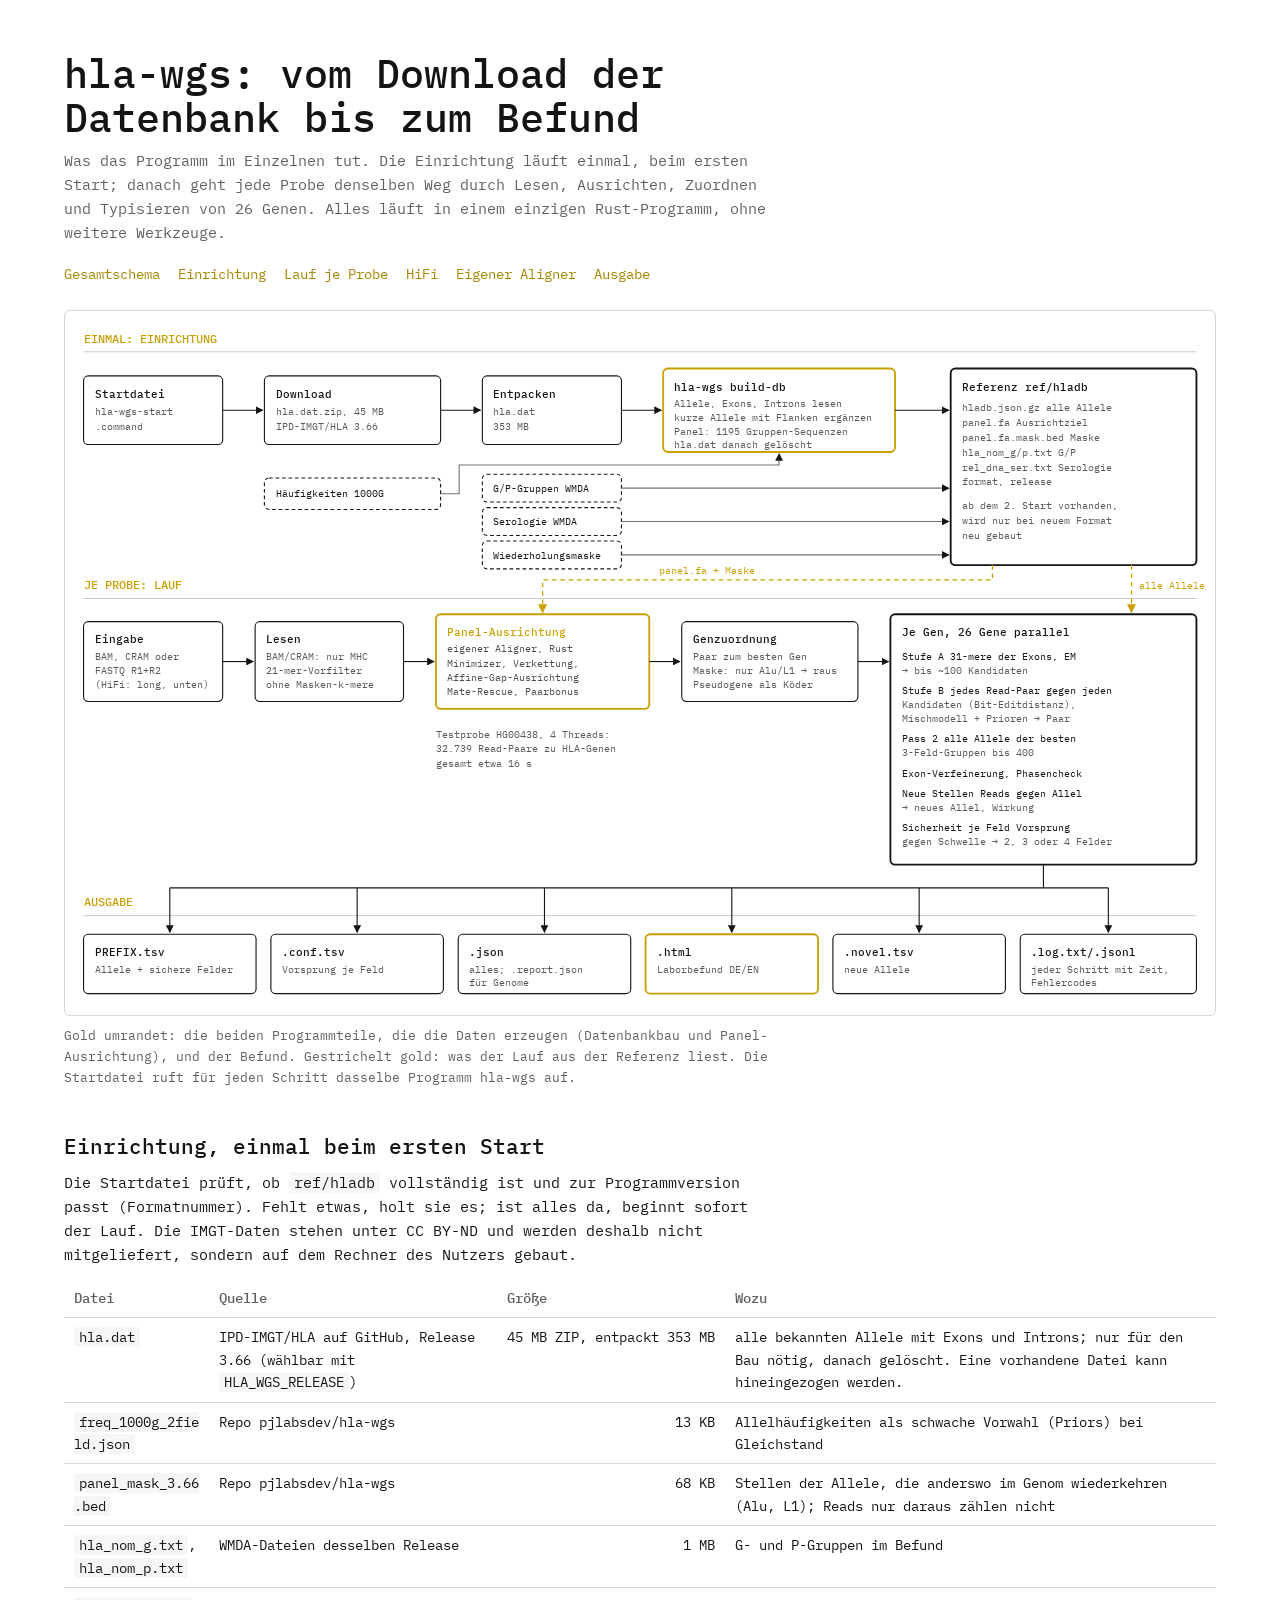
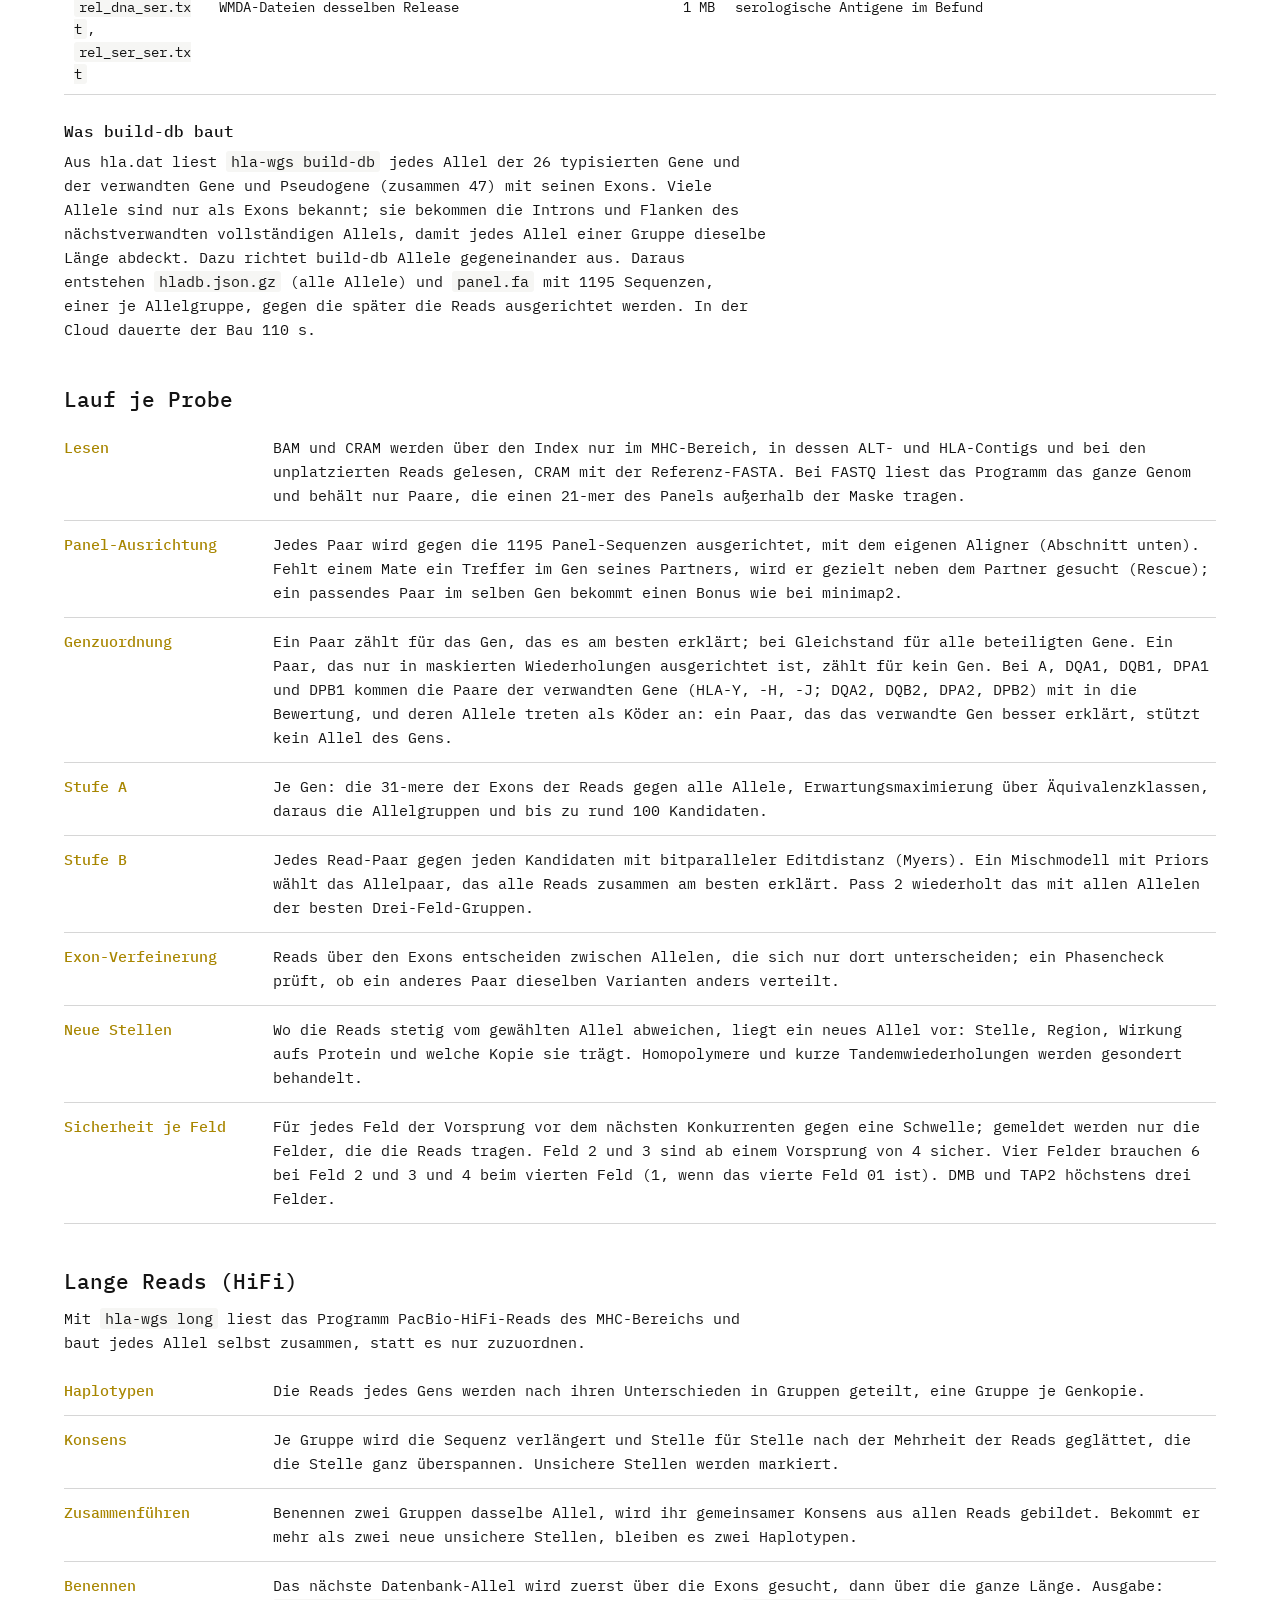
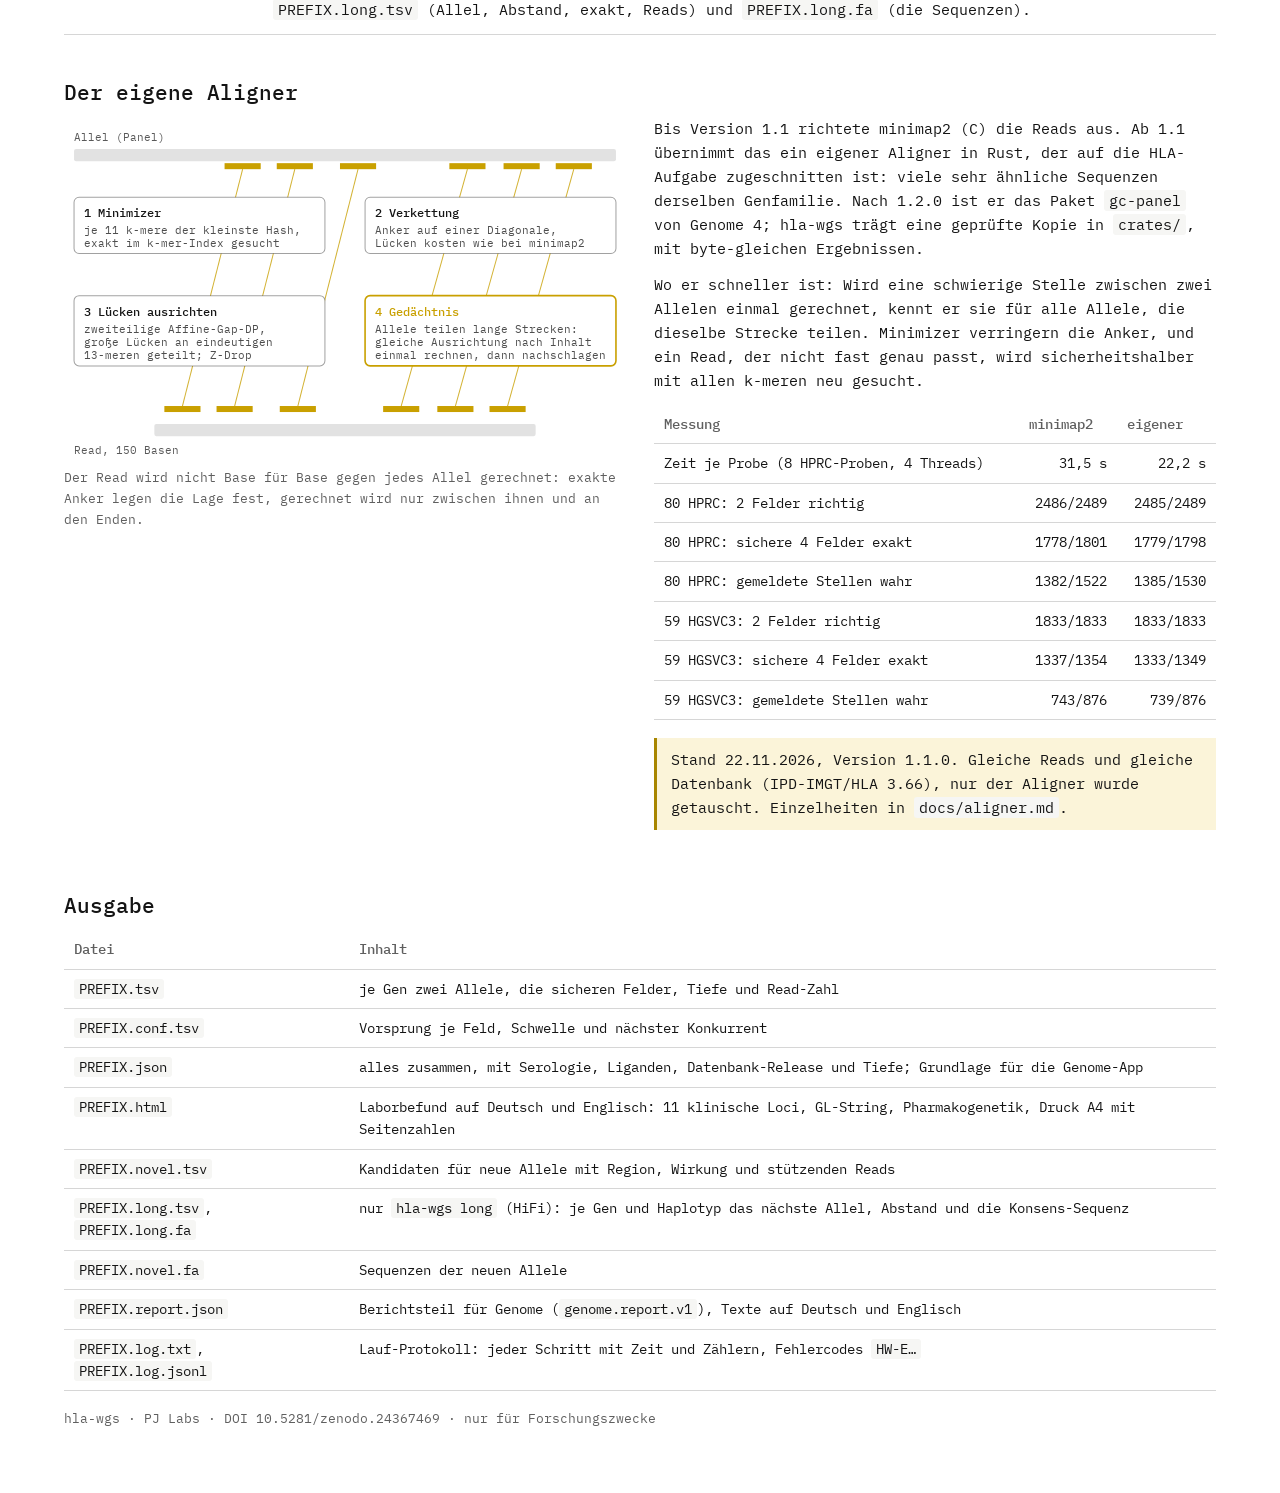
<file: docs/ablauf.html>
<!DOCTYPE html>
<html lang="de">
<head>
<meta charset="utf-8">
<meta name="viewport" content="width=device-width, initial-scale=1">
<title>hla-wgs Ablauf</title>
<link rel="preconnect" href="https://fonts.googleapis.com">
<link href="https://fonts.googleapis.com/css2?family=IBM+Plex+Mono:wght@400;500&display=swap" rel="stylesheet">
<style>
/* VOICE: nüchtern, technisch, wie ein Datenblatt eines Laborgeräts
   IDEA: Ablaufschema eines Messgeräts: Einrichtung einmalig, dann der Weg jeder Probe
   PICTURE: großes Schaltbild mit drei Bahnen (Einrichtung, Lauf, Ausgabe), darunter der Aligner im Detail
   COLOUR and TYPE: PJ Labs: IBM Plex Mono 400/500, Gold als einziger Akzent, Weiß/Tiefschwarz
   LAYOUT: Schema über volle Breite, darunter Tabellen und Erklärungen in einer Spalte */
:root{color-scheme:light dark;--bg:light-dark(#ffffff,#0e0e0e);--ink:light-dark(#141414,#ececec);--mut:light-dark(#5f5f5f,#a3a3a3);--line:light-dark(#d6d6d6,#333);--box:light-dark(#f6f6f4,#171717);--acc:light-dark(#a88600,#d7af00);--accbg:light-dark(#fbf4d9,#2a2408)}
:root[data-theme=light]{color-scheme:light}:root[data-theme=dark]{color-scheme:dark}
*{box-sizing:border-box;min-width:0}
body{margin:0;background:var(--bg);color:var(--ink);font:15px/1.6 "IBM Plex Mono",ui-monospace,Menlo,monospace;font-weight:400;overflow-x:clip}
b,strong,h1,h2,h3{font-weight:500}
.band{padding:clamp(24px,4vw,56px) max(5vw,16px);max-width:1320px;margin:0 auto}
h1{font-size:clamp(26px,3.4vw,40px);line-height:1.1;margin:0 0 10px;text-wrap:balance}
h2{font-size:21px;line-height:1.25;margin:44px 0 12px;text-wrap:balance}
h3{font-size:16px;margin:24px 0 6px}
p{max-width:78ch;margin:0 0 12px}
.lead{color:var(--mut);max-width:80ch}
.acc{color:var(--acc)}
figure{margin:24px 0 0}
figcaption{color:var(--mut);font-size:13px;margin-top:10px;max-width:90ch}
.schema{width:100%;height:auto;display:block;color:var(--ink)}
.wide{overflow-x:auto;border:1px solid var(--line);border-radius:6px;background:var(--bg)}
.wide svg{min-width:860px}
table{border-collapse:collapse;width:100%;font-size:14px;margin-top:8px}
th,td{text-align:left;vertical-align:top;padding:8px 10px;border-bottom:1px solid var(--line)}
th{font-weight:500;color:var(--mut)}
td.n{text-align:right;white-space:nowrap}
code{font-family:inherit;background:var(--box);padding:1px 5px;border-radius:3px;overflow-wrap:anywhere}
.steps{list-style:none;padding:0;margin:8px 0 0;counter-reset:s}
.steps li{display:grid;grid-template-columns:13em minmax(0,1fr);gap:14px;padding:12px 0;border-bottom:1px solid var(--line)}
.steps li>span:first-child{color:var(--acc);font-weight:500}
.note{border-left:3px solid var(--acc);background:var(--accbg);padding:10px 14px;margin:18px 0;max-width:90ch}
.grid2{display:grid;grid-template-columns:repeat(auto-fit,minmax(min(100%,420px),1fr));gap:28px}
.scroll{overflow-x:auto}
nav.scroll{display:flex;gap:18px;white-space:nowrap;font-size:14px;margin-top:18px}
nav a{color:var(--acc);text-decoration:none}
nav a:hover{text-decoration:underline}
html{scroll-padding-top:20px}
@media(max-width:600px){.steps li{grid-template-columns:1fr;gap:2px}table{font-size:13px}.stack thead{display:none}.stack tr{display:grid;padding-block:10px}.stack td{display:flow-root;border:0;padding:3px 0;padding-inline-start:8em;text-align:start}.stack td::before{content:attr(data-l);float:inline-start;width:7.5em;margin-inline-start:-8em;white-space:normal;color:var(--mut)}.stack td:empty{display:none}}
</style>
<script>new MutationObserver(()=>{for(const c of document.querySelectorAll('.stack td:not([data-l])')){let i=0,p=c;while(p=p.previousElementSibling)i+=p.colSpan;c.dataset.l=c.closest('table').rows[0].cells[i]?.textContent||''}}).observe(document,{childList:true,subtree:true})</script>
</head>
<body>
<div class="band">
<h1>hla-wgs: vom Download der Datenbank bis zum Befund</h1>
<p class="lead">Was das Programm im Einzelnen tut. Die Einrichtung läuft einmal, beim ersten Start; danach geht jede Probe denselben Weg durch Lesen, Ausrichten, Zuordnen und Typisieren von 26 Genen. Alles läuft in einem einzigen Rust-Programm, ohne weitere Werkzeuge.</p>
<nav class="scroll"><a href="#schema">Gesamtschema</a><a href="#einrichtung">Einrichtung</a><a href="#lauf">Lauf je Probe</a><a href="#hifi">HiFi</a><a href="#aligner">Eigener Aligner</a><a href="#ausgabe">Ausgabe</a></nav>

<figure id="schema">
<div class="wide">
<svg class="schema" viewBox="0 0 1240 760" role="img" aria-label="Ablaufschema: einmalige Einrichtung der Datenbank aus IPD-IMGT/HLA, danach je Probe Lesen, Vorfilter, Panel-Ausrichtung, Genzuordnung und Typisierung je Gen bis zu den Ausgabedateien">
<defs>
<marker id="ar" viewBox="0 0 10 10" refX="9" refY="5" markerWidth="7" markerHeight="7" orient="auto-start-reverse"><path d="M0 0L10 5L0 10z" fill="currentColor"/></marker>
<marker id="ag" viewBox="0 0 10 10" refX="9" refY="5" markerWidth="7" markerHeight="7" orient="auto-start-reverse"><path d="M0 0L10 5L0 10z" fill="#c9a000"/></marker>
</defs>
<g font-family="IBM Plex Mono, monospace" font-size="12" fill="currentColor">
<!-- lane labels -->
<text x="20" y="34" font-size="13" font-weight="500" fill="#c9a000">EINMAL: EINRICHTUNG</text>
<line x1="20" y1="44" x2="1220" y2="44" stroke="currentColor" stroke-opacity=".25"/>
<text x="20" y="300" font-size="13" font-weight="500" fill="#c9a000">JE PROBE: LAUF</text>
<line x1="20" y1="310" x2="1220" y2="310" stroke="currentColor" stroke-opacity=".25"/>
<text x="20" y="642" font-size="13" font-weight="500" fill="#c9a000">AUSGABE</text>
<line x1="20" y1="652" x2="1220" y2="652" stroke="currentColor" stroke-opacity=".25"/>

<!-- setup lane -->
<g stroke="currentColor" fill="none" stroke-width="1.2">
<rect x="20" y="70" width="150" height="74" rx="5"/>
<rect x="215" y="70" width="190" height="74" rx="5"/>
<rect x="450" y="70" width="150" height="74" rx="5"/>
<rect x="645" y="62" width="250" height="90" rx="5" stroke="#c9a000" stroke-width="2"/>
<rect x="955" y="62" width="265" height="212" rx="5" stroke-width="2"/>
<rect x="215" y="180" width="190" height="34" rx="5" stroke-dasharray="4 3"/>
<rect x="450" y="176" width="150" height="30" rx="5" stroke-dasharray="4 3"/>
<rect x="450" y="212" width="150" height="30" rx="5" stroke-dasharray="4 3"/>
<rect x="450" y="248" width="150" height="30" rx="5" stroke-dasharray="4 3"/>
</g>
<text x="32" y="94" font-weight="500">Startdatei</text>
<text x="32" y="112" font-size="11" opacity=".7">hla-wgs-start</text>
<text x="32" y="128" font-size="11" opacity=".7">.command</text>
<text x="227" y="94" font-weight="500">Download</text>
<text x="227" y="112" font-size="11" opacity=".7">hla.dat.zip, 45 MB</text>
<text x="227" y="128" font-size="11" opacity=".7">IPD-IMGT/HLA 3.66</text>
<text x="462" y="94" font-weight="500">Entpacken</text>
<text x="462" y="112" font-size="11" opacity=".7">hla.dat</text>
<text x="462" y="128" font-size="11" opacity=".7">353 MB</text>
<text x="657" y="86" font-weight="500">hla-wgs build-db</text>
<text x="657" y="104" font-size="11" opacity=".7">Allele, Exons, Introns lesen</text>
<text x="657" y="119" font-size="11" opacity=".7">kurze Allele mit Flanken ergänzen</text>
<text x="657" y="134" font-size="11" opacity=".7">Panel: 1195 Gruppen-Sequenzen</text>
<text x="657" y="148" font-size="11" opacity=".7">hla.dat danach gelöscht</text>
<text x="967" y="86" font-weight="500">Referenz ref/hladb</text>
<text x="967" y="108" font-size="11" opacity=".7">hladb.json.gz  alle Allele</text>
<text x="967" y="124" font-size="11" opacity=".7">panel.fa       Ausrichtziel</text>
<text x="967" y="140" font-size="11" opacity=".7">panel.fa.mask.bed  Maske</text>
<text x="967" y="156" font-size="11" opacity=".7">hla_nom_g/p.txt  G/P</text>
<text x="967" y="172" font-size="11" opacity=".7">rel_dna_ser.txt  Serologie</text>
<text x="967" y="188" font-size="11" opacity=".7">format, release</text>
<text x="967" y="214" font-size="11" opacity=".7">ab dem 2. Start vorhanden,</text>
<text x="967" y="230" font-size="11" opacity=".7">wird nur bei neuem Format</text>
<text x="967" y="246" font-size="11" opacity=".7">neu gebaut</text>
<text x="227" y="201" font-size="11">Häufigkeiten 1000G</text>
<text x="462" y="195" font-size="11">G/P-Gruppen WMDA</text>
<text x="462" y="231" font-size="11">Serologie WMDA</text>
<text x="462" y="267" font-size="11">Wiederholungsmaske</text>
<g stroke="currentColor" stroke-width="1.2" fill="none">
<line x1="170" y1="107" x2="213" y2="107" marker-end="url(#ar)"/>
<line x1="405" y1="107" x2="448" y2="107" marker-end="url(#ar)"/>
<line x1="600" y1="107" x2="643" y2="107" marker-end="url(#ar)"/>
<line x1="895" y1="107" x2="953" y2="107" marker-end="url(#ar)"/>
<polyline points="405,197 425,197 425,166 770,166 770,154" marker-end="url(#ar)" stroke-opacity=".6"/>
<line x1="600" y1="191" x2="953" y2="191" marker-end="url(#ar)" stroke-opacity=".6"/>
<line x1="600" y1="227" x2="953" y2="227" marker-end="url(#ar)" stroke-opacity=".6"/>
<line x1="600" y1="263" x2="953" y2="263" marker-end="url(#ar)" stroke-opacity=".6"/>
</g>


<!-- run lane -->
<g stroke="currentColor" fill="none" stroke-width="1.2">
<rect x="20" y="335" width="150" height="86" rx="5"/>
<rect x="205" y="335" width="160" height="86" rx="5"/>
<rect x="400" y="327" width="230" height="102" rx="5" stroke="#c9a000" stroke-width="2"/>
<rect x="665" y="335" width="190" height="86" rx="5"/>
<rect x="890" y="327" width="330" height="270" rx="5" stroke-width="2"/>
</g>
<text x="32" y="358" font-weight="500">Eingabe</text>
<text x="32" y="376" font-size="11" opacity=".7">BAM, CRAM oder</text>
<text x="32" y="391" font-size="11" opacity=".7">FASTQ R1+R2</text>
<text x="32" y="406" font-size="11" opacity=".7">(HiFi: long, unten)</text>
<text x="217" y="358" font-weight="500">Lesen</text>
<text x="217" y="376" font-size="11" opacity=".7">BAM/CRAM: nur MHC</text>
<text x="217" y="391" font-size="11" opacity=".7">21-mer-Vorfilter</text>
<text x="217" y="406" font-size="11" opacity=".7">ohne Masken-k-mere</text>
<text x="412" y="350" font-weight="500" fill="#c9a000">Panel-Ausrichtung</text>
<text x="412" y="368" font-size="11" opacity=".75">eigener Aligner, Rust</text>
<text x="412" y="384" font-size="11" opacity=".75">Minimizer, Verkettung,</text>
<text x="412" y="399" font-size="11" opacity=".75">Affine-Gap-Ausrichtung</text>
<text x="412" y="414" font-size="11" opacity=".75">Mate-Rescue, Paarbonus</text>
<text x="677" y="358" font-weight="500">Genzuordnung</text>
<text x="677" y="376" font-size="11" opacity=".7">Paar zum besten Gen</text>
<text x="677" y="391" font-size="11" opacity=".7">Maske: nur Alu/L1 → raus</text>
<text x="677" y="406" font-size="11" opacity=".7">Pseudogene als Köder</text>
<text x="902" y="350" font-weight="500">Je Gen, 26 Gene parallel</text>
<g font-size="11">
<text x="902" y="376">Stufe A  31-mere der Exons, EM</text>
<text x="902" y="391" opacity=".7">         → bis ~100 Kandidaten</text>
<text x="902" y="413">Stufe B  jedes Read-Paar gegen jeden</text>
<text x="902" y="428" opacity=".7">         Kandidaten (Bit-Editdistanz),</text>
<text x="902" y="443" opacity=".7">         Mischmodell + Prioren → Paar</text>
<text x="902" y="465">Pass 2   alle Allele der besten</text>
<text x="902" y="480" opacity=".7">         3-Feld-Gruppen bis 400</text>
<text x="902" y="502">Exon-Verfeinerung, Phasencheck</text>
<text x="902" y="524">Neue Stellen  Reads gegen Allel</text>
<text x="902" y="539" opacity=".7">         → neues Allel, Wirkung</text>
<text x="902" y="561">Sicherheit je Feld  Vorsprung</text>
<text x="902" y="576" opacity=".7">         gegen Schwelle → 2, 3 oder 4 Felder</text>
</g>
<g stroke="currentColor" stroke-width="1.2" fill="none">
<line x1="170" y1="378" x2="203" y2="378" marker-end="url(#ar)"/>
<line x1="365" y1="378" x2="398" y2="378" marker-end="url(#ar)"/>
<line x1="630" y1="378" x2="663" y2="378" marker-end="url(#ar)"/>
<line x1="855" y1="378" x2="888" y2="378" marker-end="url(#ar)"/>
</g>
<!-- database feeds run -->
<g stroke="#c9a000" stroke-width="1.4" fill="none" stroke-dasharray="5 4">
<polyline points="1000,274 1000,290 515,290 515,325" marker-end="url(#ag)"/>
<polyline points="1150,274 1150,325" marker-end="url(#ag)"/>
</g>
<text x="640" y="284" font-size="11" fill="#c9a000">panel.fa + Maske</text>
<text x="1158" y="300" font-size="11" fill="#c9a000">alle Allele</text>

<text x="400" y="460" font-size="11" opacity=".7">Testprobe HG00438, 4 Threads:</text>
<text x="400" y="476" font-size="11" opacity=".7">32.739 Read-Paare zu HLA-Genen</text>
<text x="400" y="492" font-size="11" opacity=".7">gesamt etwa 16 s</text>

<!-- outputs -->
<g stroke="currentColor" fill="none" stroke-width="1.2">
<rect x="20" y="672" width="186" height="64" rx="5"/>
<rect x="222" y="672" width="186" height="64" rx="5"/>
<rect x="424" y="672" width="186" height="64" rx="5"/>
<rect x="626" y="672" width="186" height="64" rx="5" stroke="#c9a000" stroke-width="2"/>
<rect x="828" y="672" width="186" height="64" rx="5"/>
<rect x="1030" y="672" width="190" height="64" rx="5"/>
</g>
<text x="32" y="696" font-weight="500">PREFIX.tsv</text><text x="32" y="714" font-size="11" opacity=".7">Allele + sichere Felder</text>
<text x="234" y="696" font-weight="500">.conf.tsv</text><text x="234" y="714" font-size="11" opacity=".7">Vorsprung je Feld</text>
<text x="436" y="696" font-weight="500">.json</text><text x="436" y="714" font-size="11" opacity=".7">alles; .report.json</text><text x="436" y="728" font-size="11" opacity=".7">für Genome</text>
<text x="638" y="696" font-weight="500">.html</text><text x="638" y="714" font-size="11" opacity=".7">Laborbefund DE/EN</text>
<text x="840" y="696" font-weight="500">.novel.tsv</text><text x="840" y="714" font-size="11" opacity=".7">neue Allele</text>
<text x="1042" y="696" font-weight="500">.log.txt/.jsonl</text><text x="1042" y="714" font-size="11" opacity=".7">jeder Schritt mit Zeit,</text><text x="1042" y="728" font-size="11" opacity=".7">Fehlercodes</text>
<g stroke="currentColor" stroke-width="1.2" fill="none">
<polyline points="1055,597 1055,622"/>
<line x1="113" y1="622" x2="1125" y2="622"/>
<line x1="113" y1="622" x2="113" y2="670" marker-end="url(#ar)"/>
<line x1="315" y1="622" x2="315" y2="670" marker-end="url(#ar)"/>
<line x1="517" y1="622" x2="517" y2="670" marker-end="url(#ar)"/>
<line x1="719" y1="622" x2="719" y2="670" marker-end="url(#ar)"/>
<line x1="921" y1="622" x2="921" y2="670" marker-end="url(#ar)"/>
<line x1="1125" y1="622" x2="1125" y2="670" marker-end="url(#ar)"/>

</g>
</g>
</svg>
</div>
<figcaption>Gold umrandet: die beiden Programmteile, die die Daten erzeugen (Datenbankbau und Panel-Ausrichtung), und der Befund. Gestrichelt gold: was der Lauf aus der Referenz liest. Die Startdatei ruft für jeden Schritt dasselbe Programm hla-wgs auf.</figcaption>
</figure>

<h2 id="einrichtung">Einrichtung, einmal beim ersten Start</h2>
<p>Die Startdatei prüft, ob <code>ref/hladb</code> vollständig ist und zur Programmversion passt (Formatnummer). Fehlt etwas, holt sie es; ist alles da, beginnt sofort der Lauf. Die IMGT-Daten stehen unter CC BY-ND und werden deshalb nicht mitgeliefert, sondern auf dem Rechner des Nutzers gebaut.</p>
<table class="stack">
<thead><tr><th>Datei</th><th>Quelle</th><th>Größe</th><th>Wozu</th></tr></thead>
<tbody>
<tr><td><code>hla.dat</code></td><td>IPD-IMGT/HLA auf GitHub, Release 3.66 (wählbar mit <code>HLA_WGS_RELEASE</code>)</td><td class="n">45 MB ZIP, entpackt 353 MB</td><td>alle bekannten Allele mit Exons und Introns; nur für den Bau nötig, danach gelöscht. Eine vorhandene Datei kann hineingezogen werden.</td></tr>
<tr><td><code>freq_1000g_2field.json</code></td><td>Repo pjlabsdev/hla-wgs</td><td class="n">13 KB</td><td>Allelhäufigkeiten als schwache Vorwahl (Priors) bei Gleichstand</td></tr>
<tr><td><code>panel_mask_3.66.bed</code></td><td>Repo pjlabsdev/hla-wgs</td><td class="n">68 KB</td><td>Stellen der Allele, die anderswo im Genom wiederkehren (Alu, L1); Reads nur daraus zählen nicht</td></tr>
<tr><td><code>hla_nom_g.txt</code>, <code>hla_nom_p.txt</code></td><td>WMDA-Dateien desselben Release</td><td class="n">1 MB</td><td>G- und P-Gruppen im Befund</td></tr>
<tr><td><code>rel_dna_ser.txt</code>, <code>rel_ser_ser.txt</code></td><td>WMDA-Dateien desselben Release</td><td class="n">1 MB</td><td>serologische Antigene im Befund</td></tr>
</tbody></table>
<h3>Was build-db baut</h3>
<p>Aus hla.dat liest <code>hla-wgs build-db</code> jedes Allel der 26 typisierten Gene und der verwandten Gene und Pseudogene (zusammen 47) mit seinen Exons. Viele Allele sind nur als Exons bekannt; sie bekommen die Introns und Flanken des nächstverwandten vollständigen Allels, damit jedes Allel einer Gruppe dieselbe Länge abdeckt. Dazu richtet build-db Allele gegeneinander aus. Daraus entstehen <code>hladb.json.gz</code> (alle Allele) und <code>panel.fa</code> mit 1195 Sequenzen, einer je Allelgruppe, gegen die später die Reads ausgerichtet werden. In der Cloud dauerte der Bau 110 s.</p>

<h2 id="lauf">Lauf je Probe</h2>
<ul class="steps">
<li><span>Lesen</span><span>BAM und CRAM werden über den Index nur im MHC-Bereich, in dessen ALT- und HLA-Contigs und bei den unplatzierten Reads gelesen, CRAM mit der Referenz-FASTA. Bei FASTQ liest das Programm das ganze Genom und behält nur Paare, die einen 21-mer des Panels außerhalb der Maske tragen.</span></li>
<li><span>Panel-Ausrichtung</span><span>Jedes Paar wird gegen die 1195 Panel-Sequenzen ausgerichtet, mit dem eigenen Aligner (Abschnitt unten). Fehlt einem Mate ein Treffer im Gen seines Partners, wird er gezielt neben dem Partner gesucht (Rescue); ein passendes Paar im selben Gen bekommt einen Bonus wie bei minimap2.</span></li>
<li><span>Genzuordnung</span><span>Ein Paar zählt für das Gen, das es am besten erklärt; bei Gleichstand für alle beteiligten Gene. Ein Paar, das nur in maskierten Wiederholungen ausgerichtet ist, zählt für kein Gen. Bei A, DQA1, DQB1, DPA1 und DPB1 kommen die Paare der verwandten Gene (HLA-Y, -H, -J; DQA2, DQB2, DPA2, DPB2) mit in die Bewertung, und deren Allele treten als Köder an: ein Paar, das das verwandte Gen besser erklärt, stützt kein Allel des Gens.</span></li>
<li><span>Stufe A</span><span>Je Gen: die 31-mere der Exons der Reads gegen alle Allele, Erwartungsmaximierung über Äquivalenzklassen, daraus die Allelgruppen und bis zu rund 100 Kandidaten.</span></li>
<li><span>Stufe B</span><span>Jedes Read-Paar gegen jeden Kandidaten mit bitparalleler Editdistanz (Myers). Ein Mischmodell mit Priors wählt das Allelpaar, das alle Reads zusammen am besten erklärt. Pass 2 wiederholt das mit allen Allelen der besten Drei-Feld-Gruppen.</span></li>
<li><span>Exon-Verfeinerung</span><span>Reads über den Exons entscheiden zwischen Allelen, die sich nur dort unterscheiden; ein Phasencheck prüft, ob ein anderes Paar dieselben Varianten anders verteilt.</span></li>
<li><span>Neue Stellen</span><span>Wo die Reads stetig vom gewählten Allel abweichen, liegt ein neues Allel vor: Stelle, Region, Wirkung aufs Protein und welche Kopie sie trägt. Homopolymere und kurze Tandemwiederholungen werden gesondert behandelt.</span></li>
<li><span>Sicherheit je Feld</span><span>Für jedes Feld der Vorsprung vor dem nächsten Konkurrenten gegen eine Schwelle; gemeldet werden nur die Felder, die die Reads tragen. Feld 2 und 3 sind ab einem Vorsprung von 4 sicher. Vier Felder brauchen 6 bei Feld 2 und 3 und 4 beim vierten Feld (1, wenn das vierte Feld 01 ist). DMB und TAP2 höchstens drei Felder.</span></li>
</ul>

<h2 id="hifi">Lange Reads (HiFi)</h2>
<p>Mit <code>hla-wgs long</code> liest das Programm PacBio-HiFi-Reads des MHC-Bereichs und baut jedes Allel selbst zusammen, statt es nur zuzuordnen.</p>
<ul class="steps">
<li><span>Haplotypen</span><span>Die Reads jedes Gens werden nach ihren Unterschieden in Gruppen geteilt, eine Gruppe je Genkopie.</span></li>
<li><span>Konsens</span><span>Je Gruppe wird die Sequenz verlängert und Stelle für Stelle nach der Mehrheit der Reads geglättet, die die Stelle ganz überspannen. Unsichere Stellen werden markiert.</span></li>
<li><span>Zusammenführen</span><span>Benennen zwei Gruppen dasselbe Allel, wird ihr gemeinsamer Konsens aus allen Reads gebildet. Bekommt er mehr als zwei neue unsichere Stellen, bleiben es zwei Haplotypen.</span></li>
<li><span>Benennen</span><span>Das nächste Datenbank-Allel wird zuerst über die Exons gesucht, dann über die ganze Länge. Ausgabe: <code>PREFIX.long.tsv</code> (Allel, Abstand, exakt, Reads) und <code>PREFIX.long.fa</code> (die Sequenzen).</span></li>
</ul>

<h2 id="aligner">Der eigene Aligner</h2>
<div class="grid2">
<figure style="margin:0">
<svg class="schema" viewBox="0 0 560 340" role="img" aria-label="Aligner in vier Schritten: Minimizer-Suche im k-mer-Index, Verkettung je Sequenz, Ausrichtung der Lücken mit Affine-Gap-Kosten, Gedächtnis für wiederkehrende Ausrichtungen">
<defs><marker id="ar2" viewBox="0 0 10 10" refX="9" refY="5" markerWidth="7" markerHeight="7" orient="auto"><path d="M0 0L10 5L0 10z" fill="currentColor"/></marker></defs>
<g font-family="IBM Plex Mono, monospace" font-size="12" fill="currentColor">
<!-- reference and read -->
<text x="10" y="24" font-size="11" opacity=".7">Allel (Panel)</text>
<rect x="10" y="32" width="540" height="12" rx="2" fill="currentColor" fill-opacity=".12"/>
<text x="10" y="336" font-size="11" opacity=".7">Read, 150 Basen</text>
<rect x="90" y="306" width="380" height="12" rx="2" fill="currentColor" fill-opacity=".12"/>
<!-- anchors -->
<g fill="#c9a000">
<rect x="100" y="288" width="36" height="6"/><rect x="152" y="288" width="36" height="6"/><rect x="215" y="288" width="36" height="6"/>
<rect x="318" y="288" width="36" height="6"/><rect x="372" y="288" width="36" height="6"/><rect x="424" y="288" width="36" height="6"/>
<rect x="160" y="46" width="36" height="6"/><rect x="212" y="46" width="36" height="6"/><rect x="275" y="46" width="36" height="6"/>
<rect x="384" y="46" width="36" height="6"/><rect x="438" y="46" width="36" height="6"/><rect x="490" y="46" width="36" height="6"/>
</g>
<g stroke="#c9a000" stroke-width="1" opacity=".8">
<line x1="118" y1="288" x2="178" y2="52"/><line x1="170" y1="288" x2="230" y2="52"/><line x1="233" y1="288" x2="293" y2="52"/>
<line x1="336" y1="288" x2="402" y2="52"/><line x1="390" y1="288" x2="456" y2="52"/><line x1="442" y1="288" x2="508" y2="52"/>
</g>
<!-- labels -->
<rect x="10" y="80" width="250" height="56" rx="5" fill="var(--bg)" stroke="currentColor" stroke-opacity=".4"/>
<text x="20" y="100" font-weight="500">1 Minimizer</text>
<text x="20" y="117" font-size="11" opacity=".75">je 11 k-mere der kleinste Hash,</text>
<text x="20" y="130" font-size="11" opacity=".75">exakt im k-mer-Index gesucht</text>
<rect x="300" y="80" width="250" height="56" rx="5" fill="var(--bg)" stroke="currentColor" stroke-opacity=".4"/>
<text x="310" y="100" font-weight="500">2 Verkettung</text>
<text x="310" y="117" font-size="11" opacity=".75">Anker auf einer Diagonale,</text>
<text x="310" y="130" font-size="11" opacity=".75">Lücken kosten wie bei minimap2</text>
<rect x="10" y="178" width="250" height="70" rx="5" fill="var(--bg)" stroke="currentColor" stroke-opacity=".4"/>
<text x="20" y="198" font-weight="500">3 Lücken ausrichten</text>
<text x="20" y="215" font-size="11" opacity=".75">zweiteilige Affine-Gap-DP,</text>
<text x="20" y="228" font-size="11" opacity=".75">große Lücken an eindeutigen</text>
<text x="20" y="241" font-size="11" opacity=".75">13-meren geteilt; Z-Drop</text>
<rect x="300" y="178" width="250" height="70" rx="5" fill="var(--bg)" stroke="#c9a000" stroke-width="1.6"/>
<text x="310" y="198" font-weight="500" fill="#c9a000">4 Gedächtnis</text>
<text x="310" y="215" font-size="11" opacity=".75">Allele teilen lange Strecken:</text>
<text x="310" y="228" font-size="11" opacity=".75">gleiche Ausrichtung nach Inhalt</text>
<text x="310" y="241" font-size="11" opacity=".75">einmal rechnen, dann nachschlagen</text>
</g>
</svg>
<figcaption>Der Read wird nicht Base für Base gegen jedes Allel gerechnet: exakte Anker legen die Lage fest, gerechnet wird nur zwischen ihnen und an den Enden.</figcaption>
</figure>
<div>
<p>Bis Version 1.1 richtete minimap2 (C) die Reads aus. Ab 1.1 übernimmt das ein eigener Aligner in Rust, der auf die HLA-Aufgabe zugeschnitten ist: viele sehr ähnliche Sequenzen derselben Genfamilie. Nach 1.2.0 ist er das Paket <code>gc-panel</code> von Genome 4; hla-wgs trägt eine geprüfte Kopie in <code>crates/</code>, mit byte-gleichen Ergebnissen.</p>
<p>Wo er schneller ist: Wird eine schwierige Stelle zwischen zwei Allelen einmal gerechnet, kennt er sie für alle Allele, die dieselbe Strecke teilen. Minimizer verringern die Anker, und ein Read, der nicht fast genau passt, wird sicherheitshalber mit allen k-meren neu gesucht.</p>
<table>
<thead><tr><th>Messung</th><th class="n">minimap2</th><th class="n">eigener</th></tr></thead>
<tbody>
<tr><td>Zeit je Probe (8 HPRC-Proben, 4 Threads)</td><td class="n">31,5 s</td><td class="n">22,2 s</td></tr>
<tr><td>80 HPRC: 2 Felder richtig</td><td class="n">2486/2489</td><td class="n">2485/2489</td></tr>
<tr><td>80 HPRC: sichere 4 Felder exakt</td><td class="n">1778/1801</td><td class="n">1779/1798</td></tr>
<tr><td>80 HPRC: gemeldete Stellen wahr</td><td class="n">1382/1522</td><td class="n">1385/1530</td></tr>
<tr><td>59 HGSVC3: 2 Felder richtig</td><td class="n">1833/1833</td><td class="n">1833/1833</td></tr>
<tr><td>59 HGSVC3: sichere 4 Felder exakt</td><td class="n">1337/1354</td><td class="n">1333/1349</td></tr>
<tr><td>59 HGSVC3: gemeldete Stellen wahr</td><td class="n">743/876</td><td class="n">739/876</td></tr>
</tbody></table>
<p class="note">Stand 22.11.2026, Version 1.1.0. Gleiche Reads und gleiche Datenbank (IPD-IMGT/HLA 3.66), nur der Aligner wurde getauscht. Einzelheiten in <code>docs/aligner.md</code>.</p>
</div>
</div>

<h2 id="ausgabe">Ausgabe</h2>
<table class="stack">
<thead><tr><th>Datei</th><th>Inhalt</th></tr></thead>
<tbody>
<tr><td><code>PREFIX.tsv</code></td><td>je Gen zwei Allele, die sicheren Felder, Tiefe und Read-Zahl</td></tr>
<tr><td><code>PREFIX.conf.tsv</code></td><td>Vorsprung je Feld, Schwelle und nächster Konkurrent</td></tr>
<tr><td><code>PREFIX.json</code></td><td>alles zusammen, mit Serologie, Liganden, Datenbank-Release und Tiefe; Grundlage für die Genome-App</td></tr>
<tr><td><code>PREFIX.html</code></td><td>Laborbefund auf Deutsch und Englisch: 11 klinische Loci, GL-String, Pharmakogenetik, Druck A4 mit Seitenzahlen</td></tr>
<tr><td><code>PREFIX.novel.tsv</code></td><td>Kandidaten für neue Allele mit Region, Wirkung und stützenden Reads</td></tr>
<tr><td><code>PREFIX.long.tsv</code>, <code>PREFIX.long.fa</code></td><td>nur <code>hla-wgs long</code> (HiFi): je Gen und Haplotyp das nächste Allel, Abstand und die Konsens-Sequenz</td></tr>
<tr><td><code>PREFIX.novel.fa</code></td><td>Sequenzen der neuen Allele</td></tr>
<tr><td><code>PREFIX.report.json</code></td><td>Berichtsteil für Genome (<code>genome.report.v1</code>), Texte auf Deutsch und Englisch</td></tr>
<tr><td><code>PREFIX.log.txt</code>, <code>PREFIX.log.jsonl</code></td><td>Lauf-Protokoll: jeder Schritt mit Zeit und Zählern, Fehlercodes <code>HW-E…</code></td></tr>
</tbody></table>
<p style="margin-top:18px;color:var(--mut);font-size:13px">hla-wgs · PJ Labs · DOI 10.5281/zenodo.24367469 · nur für Forschungszwecke</p>
</div>
</body>
</html>
</file>
